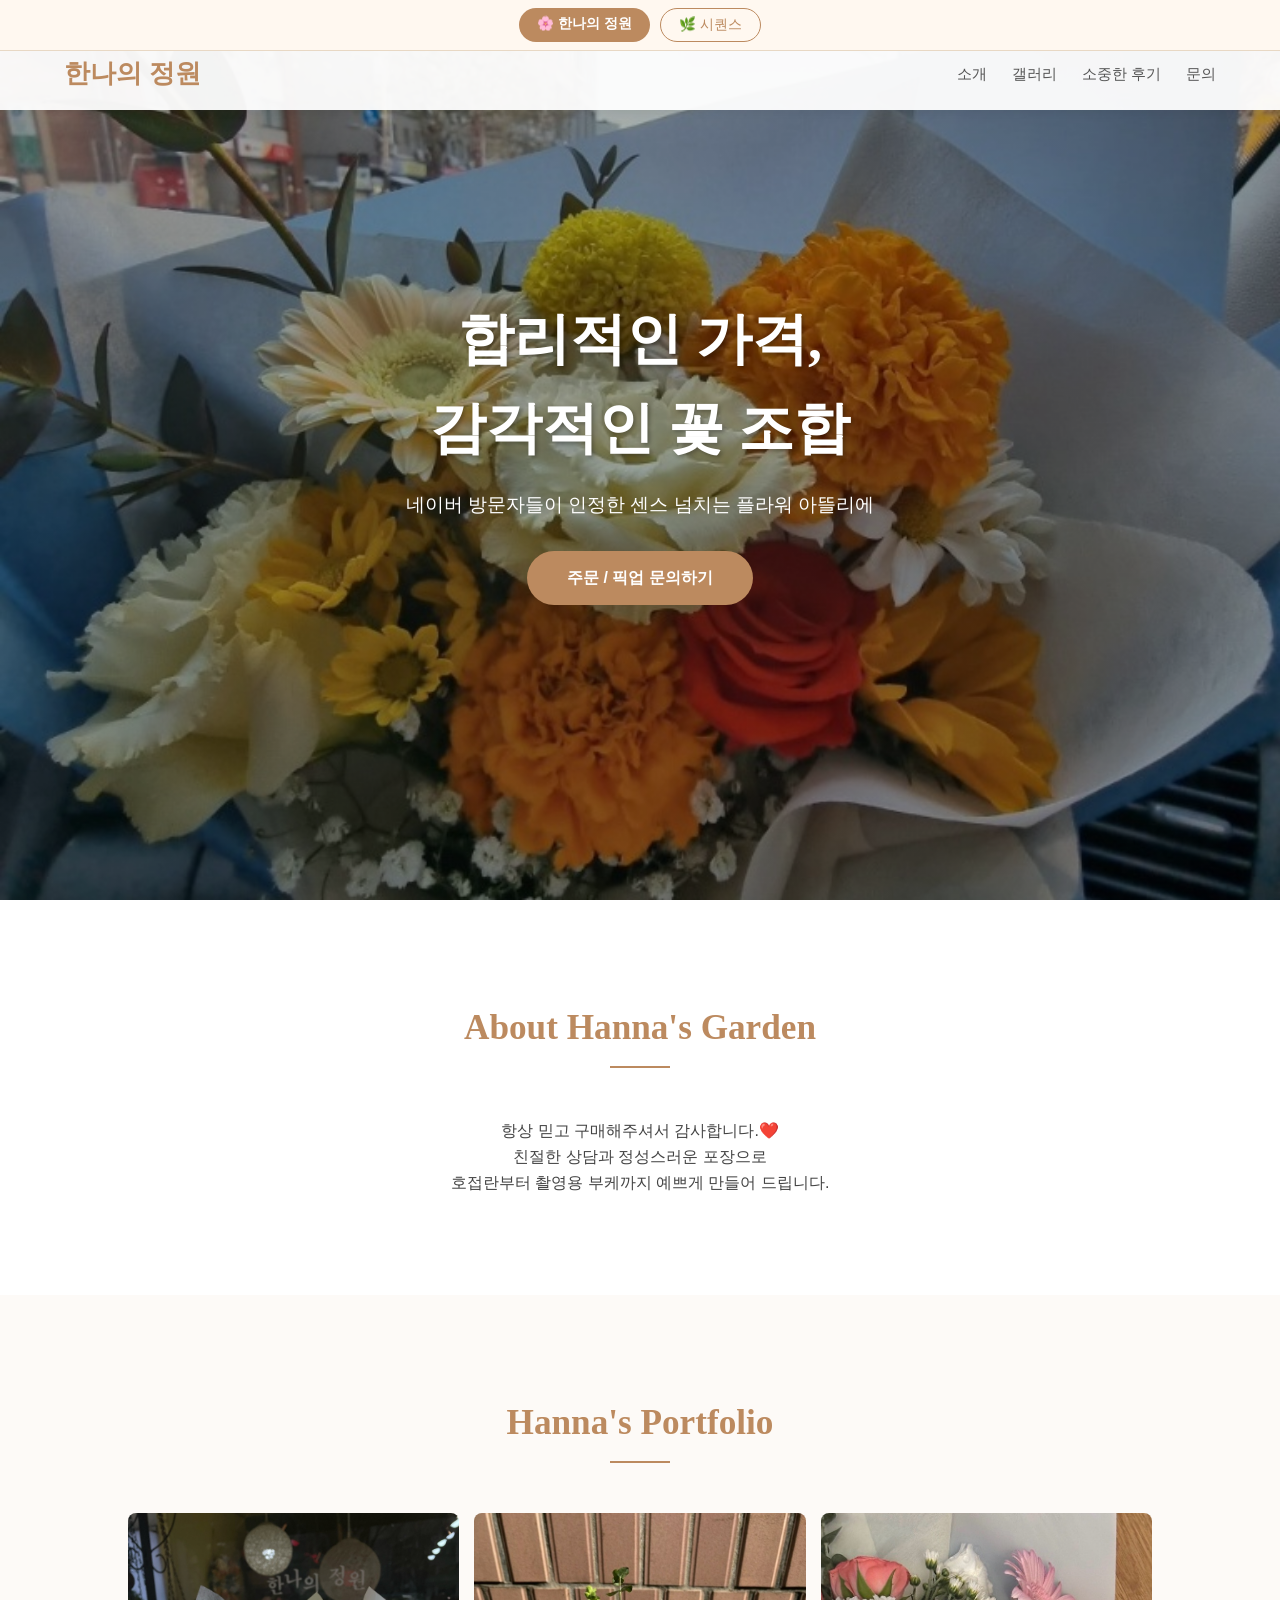
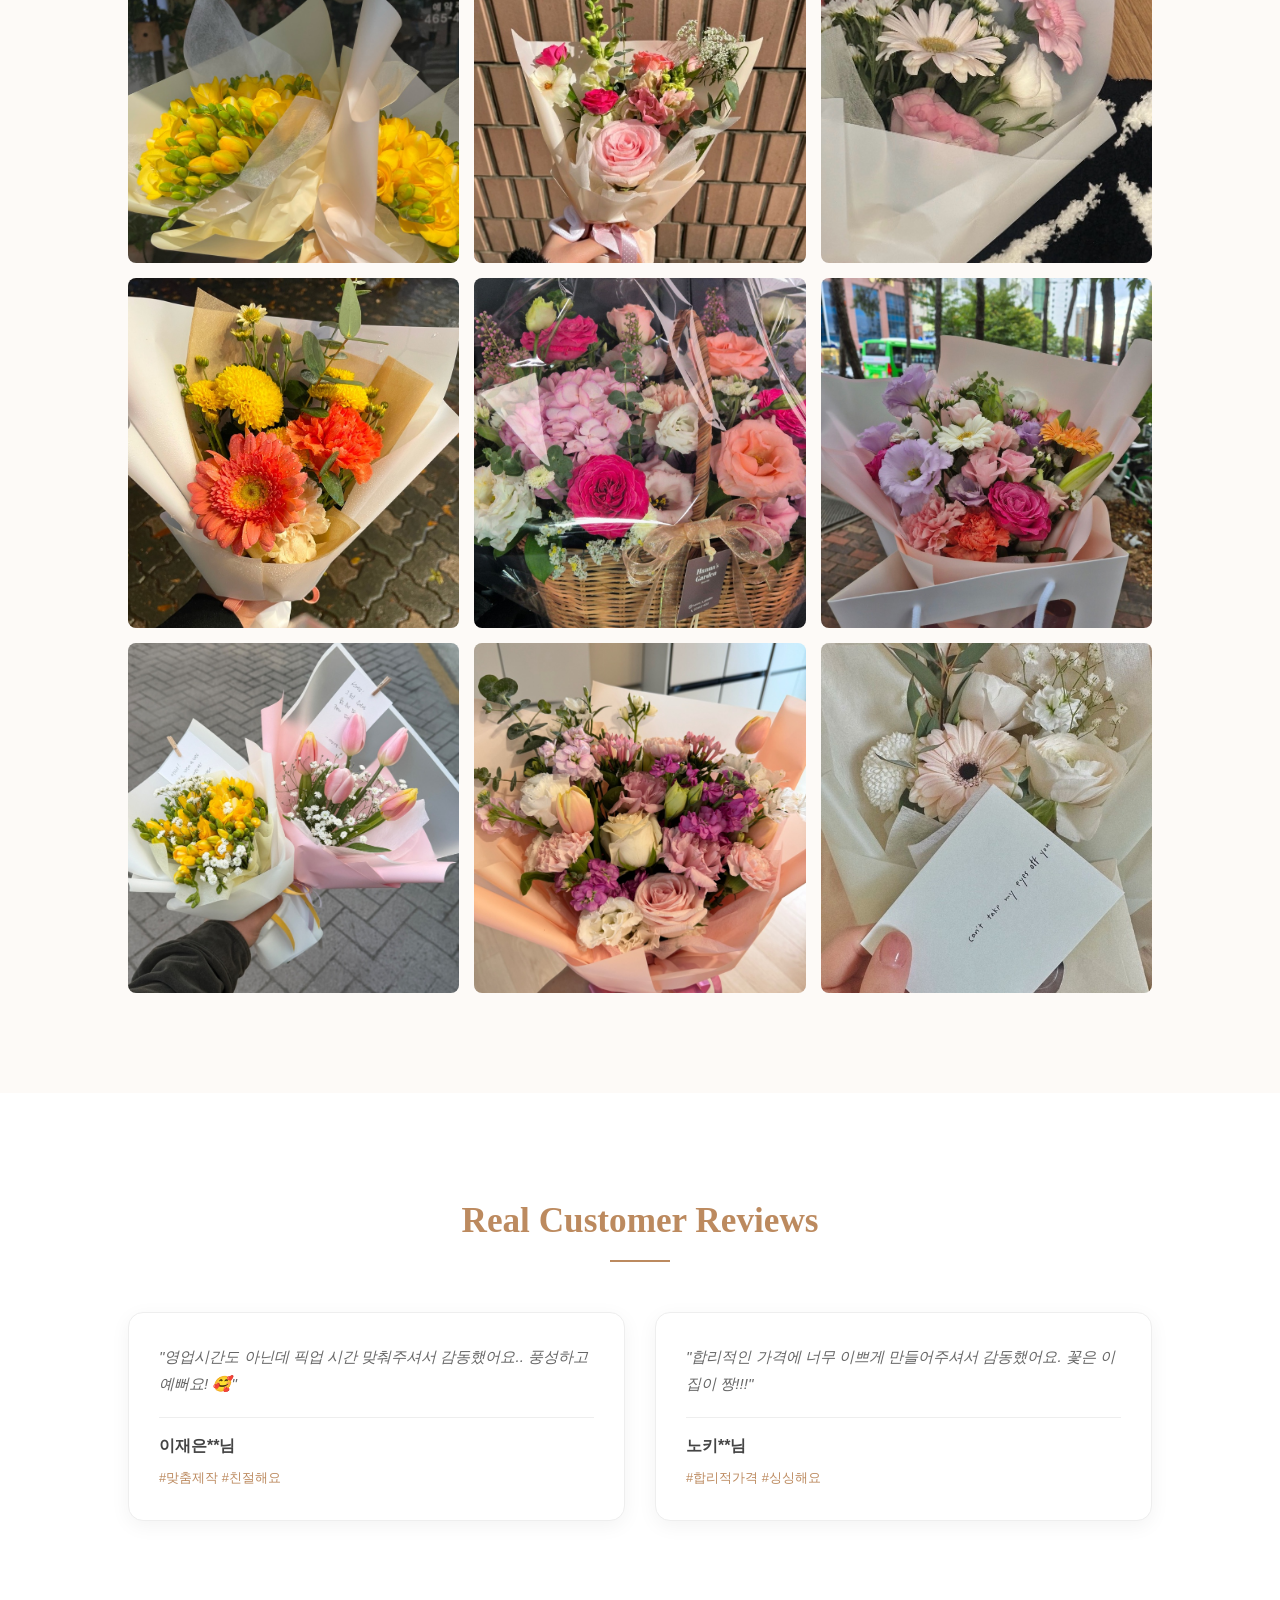
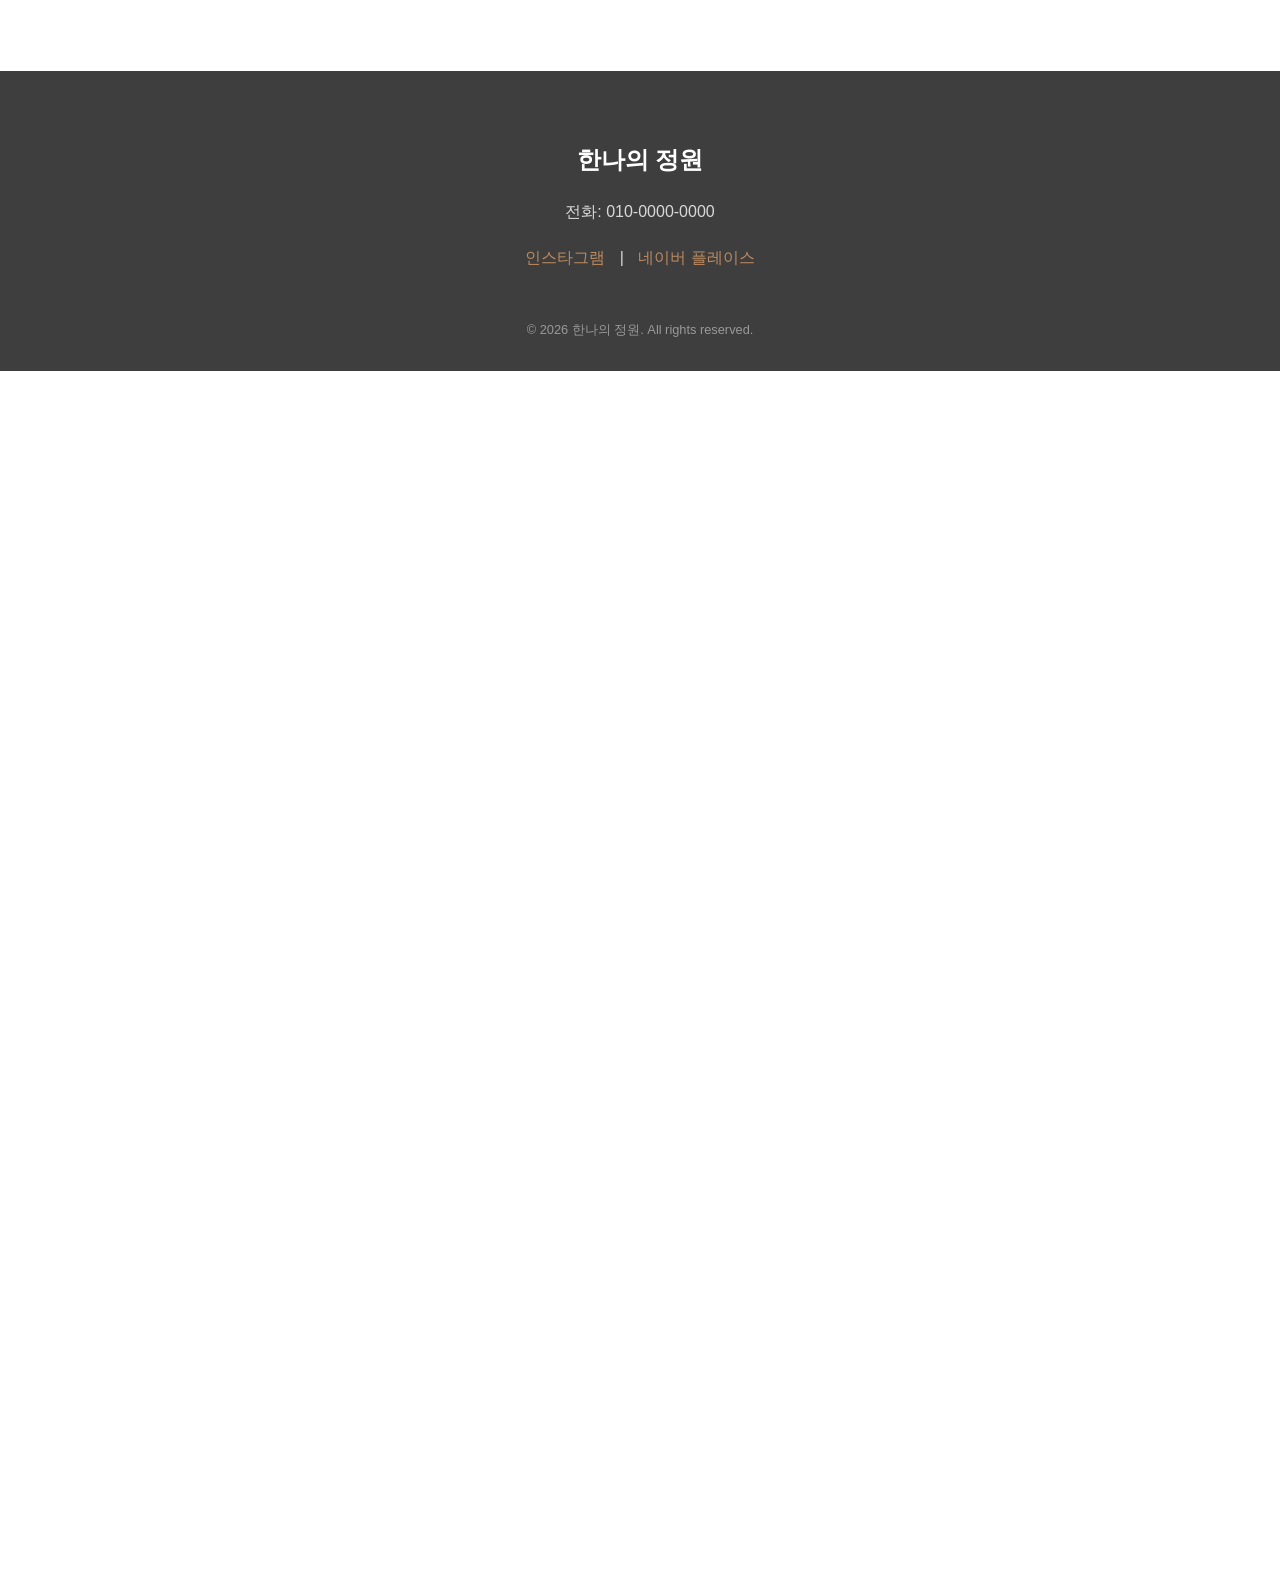
<file: index.html>
<!DOCTYPE html>
<html lang="ko">
<head>
    <meta charset="UTF-8">
    <meta http-equiv="refresh" content="0; url=hanna/index.html">
    <title>리다이렉트 중...</title>
</head>
<body>
    <p><a href="hanna/index.html">한나의 정원으로 이동</a></p>
</body>
</html>
</file>
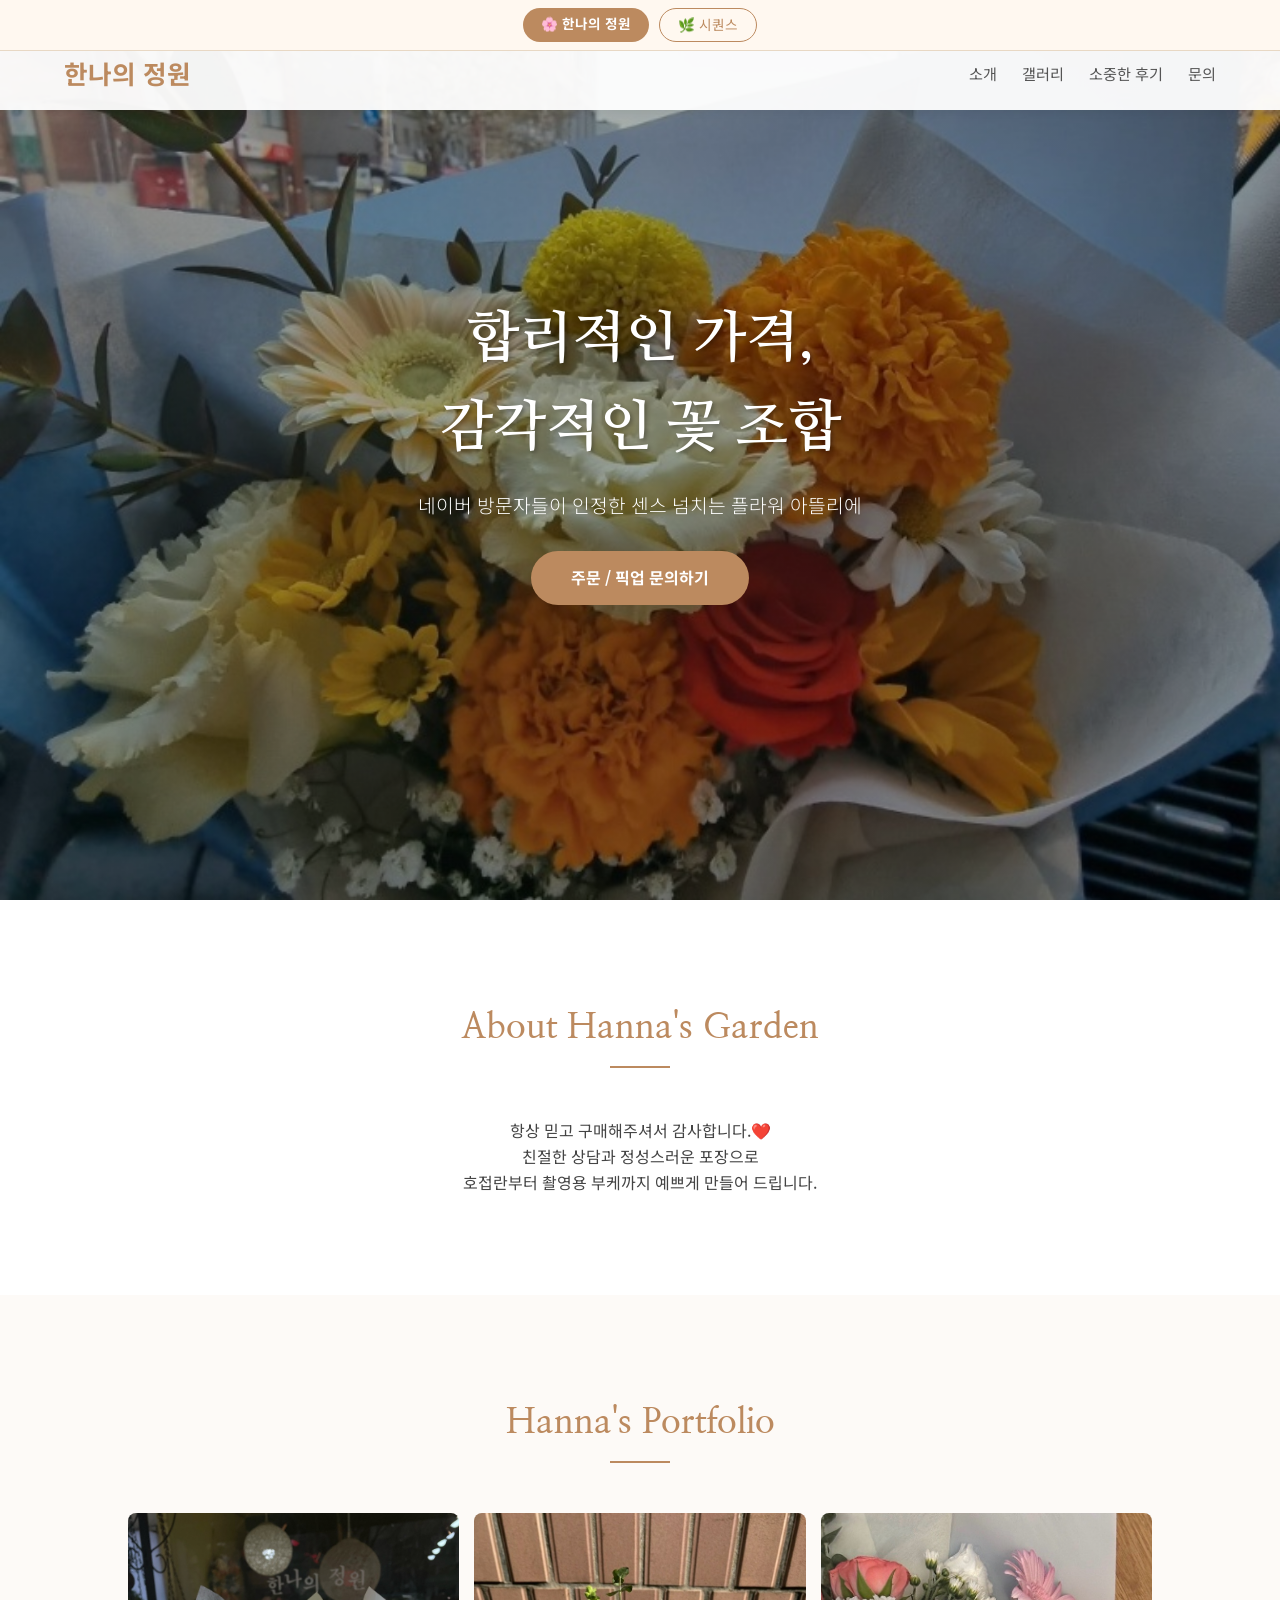
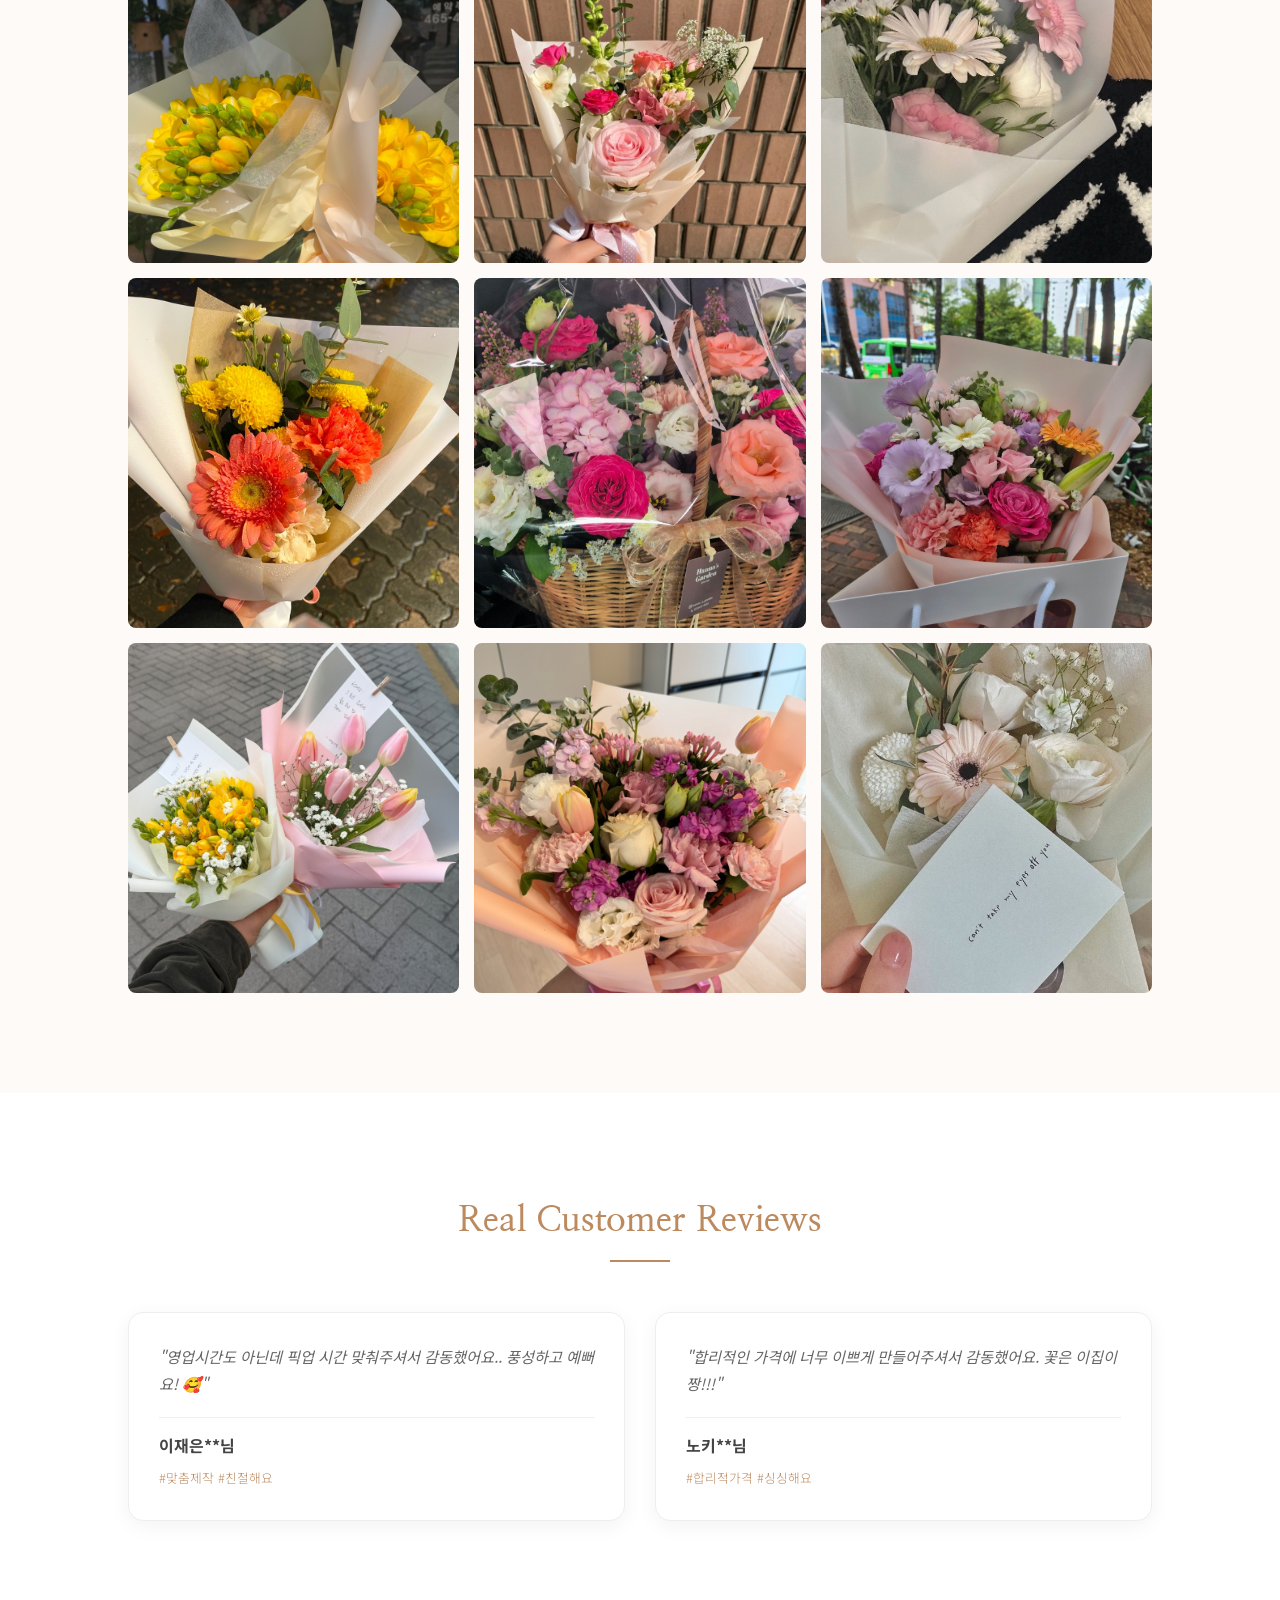
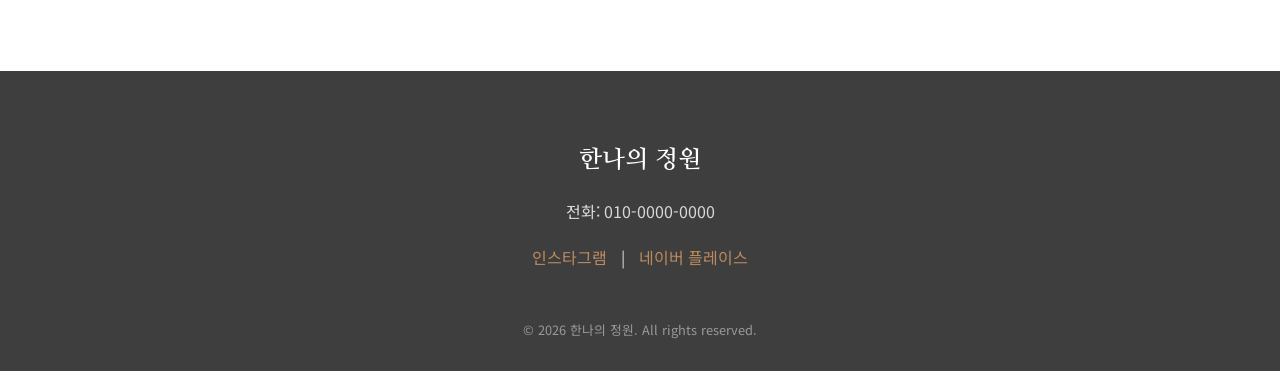
<file: hanna/index.html>
<!DOCTYPE html>
<html lang="ko">
<head>
    <meta charset="UTF-8">
    <meta name="viewport" content="width=device-width, initial-scale=1.0">
    <title>한나의 정원 | 당신의 특별한 순간을 위한 꽃</title>
    <link rel="stylesheet" href="style.css">
    <link href="https://fonts.googleapis.com/css2?family=Nanum+Myeongjo:wght@400;700&family=Noto+Sans+KR:wght@300;400;700&display=swap" rel="stylesheet">
</head>
<body>

    <div class="switch-bar">
        <span class="switch-active">🌸 한나의 정원</span>
        <a href="../cequence/index.html" class="switch-link">🌿 시퀀스</a>
    </div>

    <header>
        <nav>
            <div class="logo">한나의 정원</div>
            <ul>
                <li><a href="#about">소개</a></li>
                <li><a href="#gallery">갤러리</a></li>
                <li><a href="#reviews">소중한 후기</a></li>
                <li><a href="#contact">문의</a></li>
            </ul>
        </nav>
    </header>

    <section class="hero" style="background-image: linear-gradient(rgba(0,0,0,0.3), rgba(0,0,0,0.3)), url('images/hero.jpg');">
        <div class="hero-content">
            <h1>합리적인 가격,<br>감각적인 꽃 조합</h1>
            <p>네이버 방문자들이 인정한 센스 넘치는 플라워 아뜰리에</p>
            <a href="#contact" class="btn">주문 / 픽업 문의하기</a>
        </div>
    </section>

    <section id="about" class="section">
        <h2>About Hanna's Garden</h2>
        <p>항상 믿고 구매해주셔서 감사합니다.❤️<br>
        친절한 상담과 정성스러운 포장으로<br>
        호접란부터 촬영용 부케까지 예쁘게 만들어 드립니다.</p>
    </section>

    <section id="gallery" class="section gray">
        <h2>Hanna's Portfolio</h2>
        <div class="grid-container">
            <div class="grid-item"><img src="images/photo1.jpg" alt="꽃 사진"></div>
            <div class="grid-item"><img src="images/photo2.jpg" alt="꽃 사진"></div>
            <div class="grid-item"><img src="images/photo3.jpg" alt="꽃 사진"></div>
            <div class="grid-item"><img src="images/photo4.jpg" alt="꽃 사진"></div>
            <div class="grid-item"><img src="images/photo5.jpg" alt="꽃 사진"></div>
            <div class="grid-item"><img src="images/photo6.jpg" alt="꽃 사진"></div>
            <div class="grid-item"><img src="images/photo7.jpg" alt="꽃 사진"></div>
            <div class="grid-item"><img src="images/photo8.jpg" alt="꽃 사진"></div>
            <div class="grid-item"><img src="images/photo9.jpg" alt="꽃 사진"></div>
        </div>
    </section>

    <section id="reviews" class="section">
        <h2>Real Customer Reviews</h2>
        <div class="reviews-container">
            <div class="review-card">
                <p class="review-text">"영업시간도 아닌데 픽업 시간 맞춰주셔서 감동했어요.. 풍성하고 예뻐요! 🥰"</p>
                <div class="review-meta">
                    <span class="reviewer">이재은**님</span>
                    <span class="tags">#맞춤제작 #친절해요</span>
                </div>
            </div>
            <div class="review-card">
                <p class="review-text">"합리적인 가격에 너무 이쁘게 만들어주셔서 감동했어요. 꽃은 이집이 짱!!!"</p>
                <div class="review-meta">
                    <span class="reviewer">노키**님</span>
                    <span class="tags">#합리적가격 #싱싱해요</span>
                </div>
            </div>
        </div>
    </section>

    <footer id="contact">
        <div class="footer-content">
            <h3>한나의 정원</h3>
            <p>전화: 010-0000-0000</p>
            <div class="social-links">
                <a href="#">인스타그램</a> | <a href="#">네이버 플레이스</a>
            </div>
        </div>
        <p class="copyright">&copy; 2026 한나의 정원. All rights reserved.</p>
    </footer>

</body>
</html>
</file>
<file: hanna/style.css>
/* 기본 설정 */
* {
    margin: 0;
    padding: 0;
    box-sizing: border-box;
}

body {
    font-family: 'Noto Sans KR', sans-serif;
    line-height: 1.6;
    color: #444; /* 글자색을 약간 더 부드럽게 */
    scroll-behavior: smooth;
}

h1, h2 {
    font-family: 'Nanum Myeongjo', serif;
}

/* 전환 버튼 바 */
.switch-bar {
    position: fixed;
    top: 0;
    left: 0;
    width: 100%;
    z-index: 2000;
    background: #fff8f0;
    display: flex;
    justify-content: center;
    gap: 10px;
    padding: 8px 0;
    border-bottom: 1px solid #e8d8c4;
    font-size: 0.85rem;
}

.switch-active {
    background: #bc8a5f;
    color: white;
    padding: 5px 18px;
    border-radius: 20px;
    font-weight: bold;
}

.switch-link {
    background: transparent;
    color: #bc8a5f;
    padding: 5px 18px;
    border-radius: 20px;
    border: 1px solid #bc8a5f;
    text-decoration: none;
    transition: 0.2s;
}

.switch-link:hover {
    background: #bc8a5f;
    color: white;
}

/* 네비게이션 */
header {
    background: rgba(255, 255, 255, 0.95);
    padding: 1rem 5%;
    position: fixed;
    width: 100%;
    top: 37px;
    z-index: 1000;
    box-shadow: 0 2px 10px rgba(0,0,0,0.05);
}

nav {
    display: flex;
    justify-content: space-between;
    align-items: center;
}

.logo {
    font-size: 1.6rem;
    font-weight: bold;
    color: #bc8a5f; /* 꽃집 테마색 */
}

nav ul {
    display: flex;
    list-style: none;
}

nav ul li {
    margin-left: 25px;
}

nav ul li a {
    text-decoration: none;
    color: #555;
    font-size: 0.95rem;
    font-weight: 400;
}

/* 히어로 섹션 - 실제 보내주신 사진으로 배경 설정 */
.hero {
    height: 100vh;
    /* images 폴더에 hero.jpg가 있어야 합니다. */
    background: linear-gradient(rgba(0,0,0,0.3), rgba(0,0,0,0.3)), 
                url('images/hero.jpg') no-repeat center center/cover;
    display: flex;
    justify-content: center;
    align-items: center;
    text-align: center;
    color: white;
}

.hero-content h1 {
    font-size: 3.5rem;
    margin-bottom: 1rem;
    text-shadow: 2px 2px 4px rgba(0,0,0,0.3);
}

.hero-content p {
    font-size: 1.2rem;
    font-weight: 300;
    margin-bottom: 30px;
}

.btn {
    display: inline-block;
    background: #bc8a5f;
    color: white;
    padding: 0.9rem 2.5rem;
    text-decoration: none;
    border-radius: 50px; /* 더 둥글게 */
    transition: 0.3s;
    font-weight: bold;
}

.btn:hover {
    background: #a3764e;
    transform: translateY(-2px);
}

/* 공통 섹션 스타일 */
.section {
    padding: 100px 10%;
    text-align: center;
}

.section h2 {
    margin-bottom: 50px;
    font-size: 2.2rem;
    color: #bc8a5f;
    position: relative;
    display: inline-block;
}

/* 제목 밑줄 효과 */
.section h2::after {
    content: '';
    display: block;
    width: 60px;
    height: 2px;
    background: #bc8a5f;
    margin: 10px auto 0;
}

.gray {
    background: #fdfaf7;
}

/* 갤러리 그리드 */
.grid-container {
    display: grid;
    grid-template-columns: repeat(auto-fit, minmax(300px, 1fr));
    gap: 15px; /* 간격을 좁혀서 사진 집중도 높임 */
}

.grid-item {
    overflow: hidden;
    border-radius: 8px;
    height: 350px;
}

.grid-item img {
    width: 100%;
    height: 100%;
    object-fit: cover;
    transition: 0.5s;
}

.grid-item:hover img {
    transform: scale(1.05); /* 호버 시 살짝 확대 효과 */
}

/* 리뷰 섹션 스타일링 */
.reviews-container {
    display: grid;
    grid-template-columns: repeat(auto-fit, minmax(280px, 1fr));
    gap: 30px;
    max-width: 1200px;
    margin: 0 auto 50px;
    text-align: left;
}

.review-card {
    background: white;
    padding: 30px;
    border-radius: 15px;
    box-shadow: 0 5px 20px rgba(0,0,0,0.05);
    border: 1px solid #eee;
    display: flex;
    flex-direction: column;
    justify-content: space-between;
}

.review-text {
    font-size: 0.95rem;
    color: #666;
    margin-bottom: 20px;
    font-style: italic;
    line-height: 1.8;
}

.review-meta {
    border-top: 1px solid #eee;
    padding-top: 15px;
}

.reviewer {
    display: block;
    font-weight: bold;
    color: #444;
    margin-bottom: 5px;
}

.tags {
    font-size: 0.8rem;
    color: #bc8a5f;
    font-weight: 300;
}

.btn-outline {
    display: inline-block;
    padding: 10px 30px;
    border: 1px solid #bc8a5f;
    color: #bc8a5f;
    text-decoration: none;
    border-radius: 50px;
    transition: 0.3s;
}

.btn-outline:hover {
    background: #bc8a5f;
    color: white;
}

/* 푸터 */
footer {
    background: #3e3e3e;
    color: rgba(255,255,255,0.8);
    padding: 70px 10% 30px;
    text-align: center;
}

footer h3 {
    font-family: 'Nanum Myeongjo', serif;
    color: white;
    margin-bottom: 20px;
    font-size: 1.5rem;
}

.social-links {
    margin: 20px 0;
}

.social-links a {
    color: #bc8a5f;
    text-decoration: none;
    margin: 0 10px;
}

.copyright {
    margin-top: 50px;
    font-size: 0.8rem;
    color: #999;
}

/* 모바일 반응형 */
@media (max-width: 768px) {
    .hero-content h1 { font-size: 2.2rem; }
    nav ul { display: none; }
    .section { padding: 60px 5%; }
    .grid-container { grid-template-columns: repeat(2, 1fr); } /* 모바일에선 2줄로 */
    .grid-item { height: 200px; }
}
</file>
